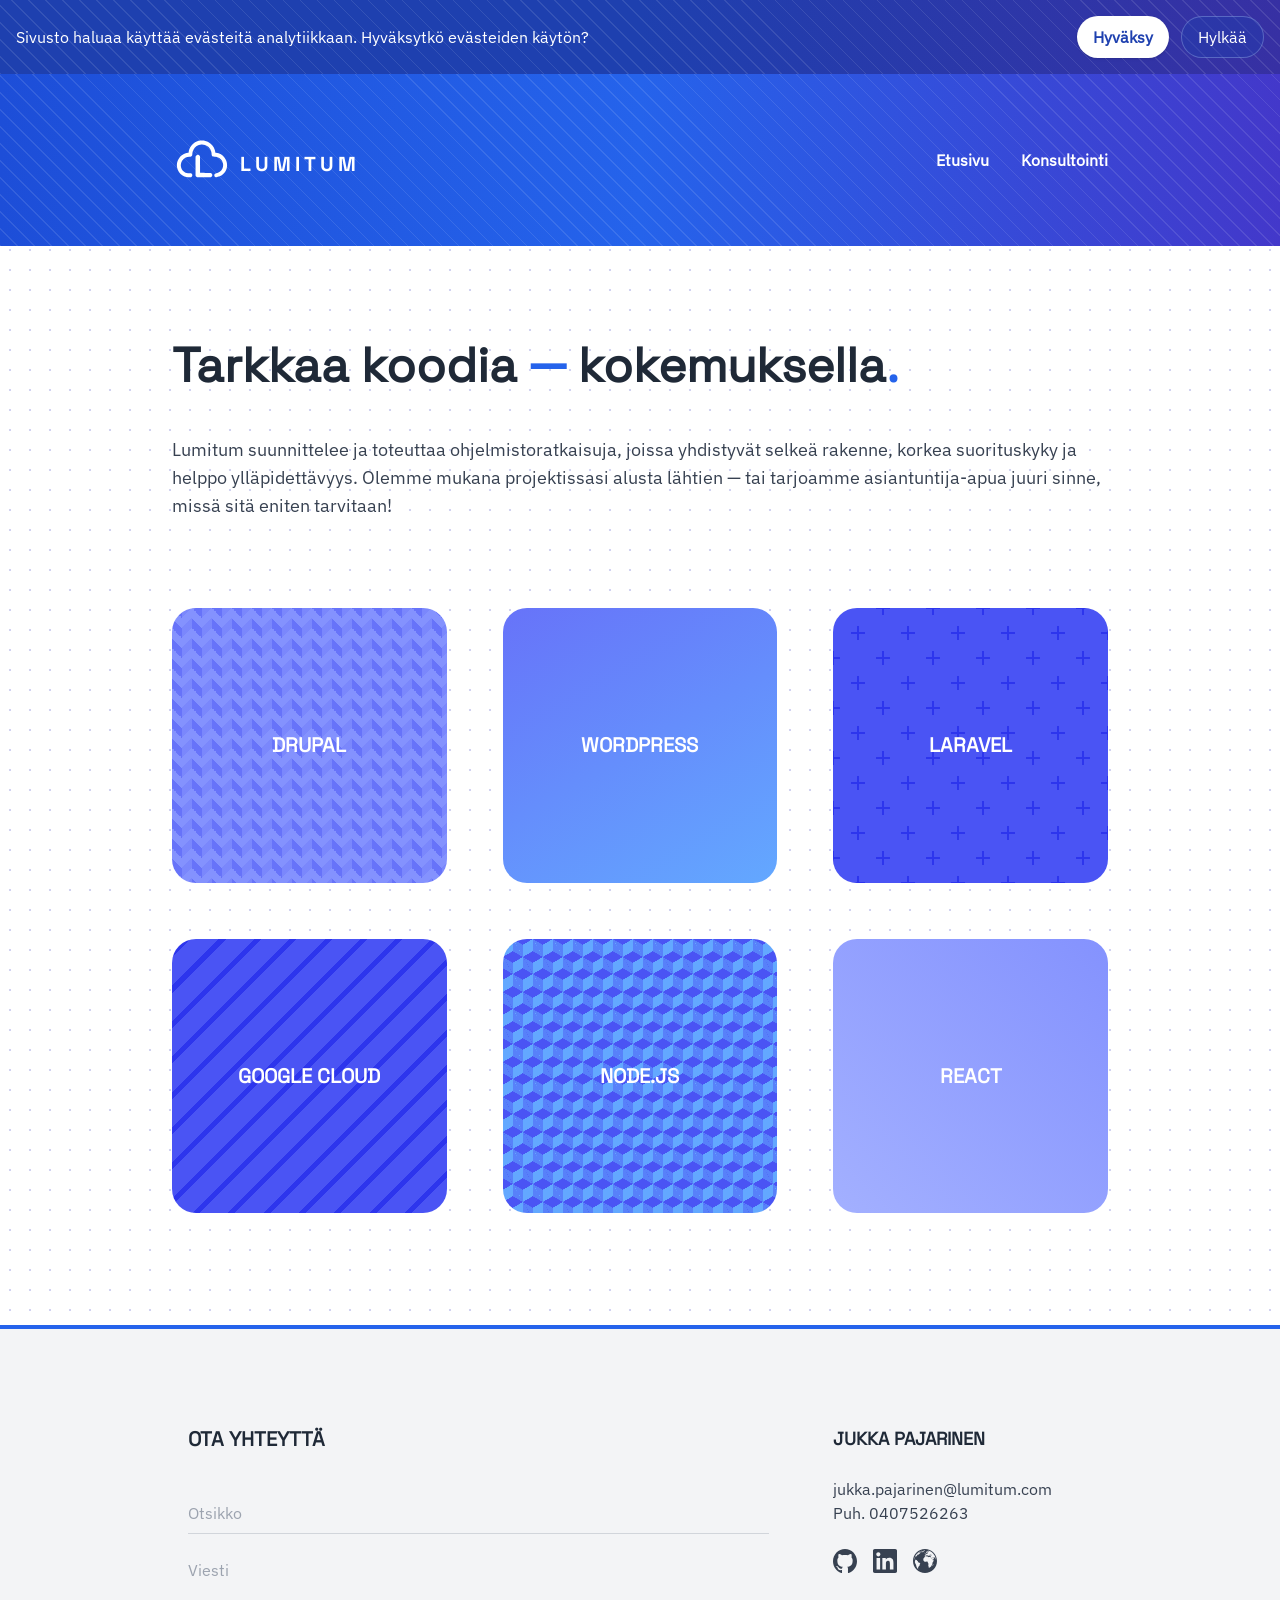
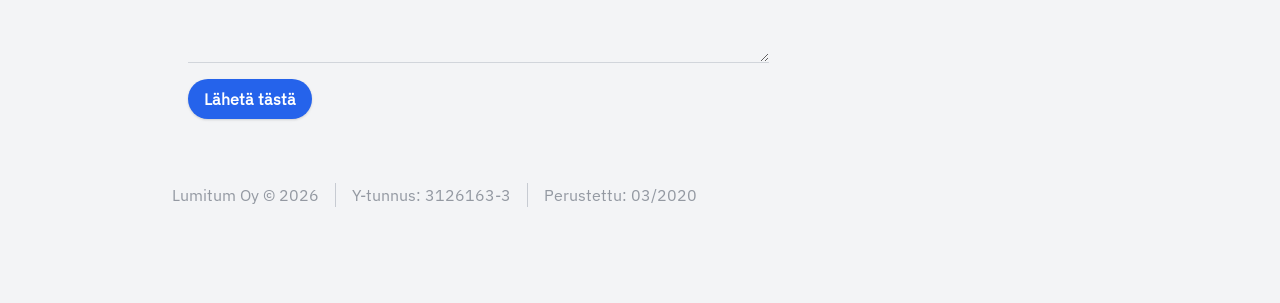
<file: index.html>
<!DOCTYPE html>
<html lang="fi" data-theme="light">
  <head>
    <meta charset="utf-8" />
    <meta name="description" content="Lumitum Oy" />
    <meta name="keywords" content="Lumitum" />
    <meta name="viewport" content="width=device-width, initial-scale=1.0" />
    <meta name="author" content="Lumitum Oy" />
    <title>Lumitum Oy</title>
    <link rel="shortcut icon" href="./images/favicon.ico" type="image/x-icon" />
    <link rel="stylesheet" href="./lib/tailwind.min.css" type="text/css" />
    <link rel="stylesheet" href="./src/main.css?v=5" type="text/css" />
    <script src="./lib/jquery-3.7.1.min.js" type="text/javascript"></script>
    <script defer src="./src/main.js?v=3" type="text/javascript"></script>
  </head>
  <body class="bg-gray-100">
    <div id="main-bg">
      <div id="cookie-banner" class="bg-gradient-to-r from-blue-800 via-blue-800 to-indigo-800 text-white z-50 relative overflow-hidden">
        <div class="absolute inset-0 opacity-10" style="background-image: repeating-linear-gradient(45deg, #ffffff 0, #ffffff 1px, transparent 0, transparent 12px);"></div>
        <div class="p-4 relative flex flex-col items-start md:flex-row md:items-center justify-between gap-4">
          <p class="text-sm font-medium md:text-base">Sivusto haluaa käyttää evästeitä analytiikkaan. Hyväksytkö evästeiden käytön?</p>
          <div class="flex gap-3">
            <button id="cookie-accept" class="inline-flex items-center gap-1 bg-white hover:bg-blue-50 text-blue-800 font-semibold px-4 py-2 rounded-full shadow transition duration-200 hover:shadow-lg">Hyväksy</button>
            <button id="cookie-decline" class="inline-flex items-center gap-1 bg-blue-800 bg-opacity-40 hover:bg-opacity-60 text-white font-medium px-4 py-2 rounded-full border border-blue-200 border-opacity-30 transition duration-200">Hylkää</button>
          </div>
        </div>
      </div>
      <section id="logo" class="w-full bg-gradient-to-r from-blue-700 via-blue-600 to-indigo-700 text-white hover:text-blue-200 relative overflow-hidden">
        <div class="absolute inset-0 opacity-10" style="background-image: repeating-linear-gradient(45deg, #ffffff 0, #ffffff 1px, transparent 0, transparent 12px);"></div>
        <div class="container mx-auto py-14 px-8 relative flex items-center justify-between flex-wrap gap-6">
          <a href="/" id="lumitum-logo" class="flex items-center space-x-2">
            <svg xmlns="http://www.w3.org/2000/svg" style="height: 60px; width: auto;" width="256" height="256" viewBox="0 0 1254 1254" version="1.1"><path d="M 606.500 220.649 C 604.850 220.842, 599.225 221.478, 594 222.062 C 542.631 227.812, 490.741 249.736, 449 283.325 C 431.085 297.741, 410.154 320.117, 396.010 339.973 C 370.534 375.738, 352.786 421.145, 347.925 463 C 347.254 468.775, 346.320 473.998, 345.849 474.607 C 345.378 475.215, 341.282 476.017, 336.747 476.388 C 317.159 477.992, 290.554 483.850, 272.475 490.540 C 226.100 507.701, 185.156 538.430, 155.182 578.571 C 125.150 618.790, 108.359 661.315, 102.959 710.830 C 101.047 728.358, 102.188 760.880, 105.350 779 C 117.784 850.249, 159.895 912.889, 221 951.031 C 244.037 965.410, 274.818 977.565, 301.980 983.009 C 322.122 987.046, 338.244 988.209, 368.500 987.811 C 399.145 987.407, 401.823 986.761, 412.017 977.324 C 436.258 954.881, 426.459 914.865, 394.650 906.395 C 391.011 905.426, 382.812 905.020, 366.711 905.012 C 354.176 905.005, 339.551 904.526, 334.211 903.946 C 261.442 896.050, 203.990 843.867, 188.006 771.150 C 178.187 726.482, 188.167 676.618, 214.881 636.870 C 248.002 587.587, 303.102 558.145, 362.500 557.990 C 380.015 557.945, 389.391 556.511, 397.569 552.628 C 409.865 546.788, 417.678 537.983, 421.977 525.117 C 423.644 520.132, 424.311 514.658, 425.028 500.117 C 426.674 466.703, 432.337 444.110, 446.004 416.432 C 478.063 351.510, 541.726 308.848, 613.698 304.058 C 662.370 300.818, 709.459 315.310, 749.500 345.851 C 758.497 352.714, 777.410 371.441, 784.491 380.500 C 812.566 416.412, 828 460.075, 828 503.587 C 828 510.264, 828.456 518.151, 829.014 521.114 C 831.996 536.955, 845.401 551.271, 861.350 555.647 C 864.491 556.509, 875.667 557.413, 890 557.966 C 919.670 559.110, 930.078 560.848, 950.586 568.087 C 977.220 577.487, 998.810 591.636, 1019.732 613.399 C 1045.903 640.622, 1061.872 673.675, 1067.609 712.500 C 1069.848 727.649, 1069.128 753.398, 1066.057 768 C 1053.698 826.759, 1015.005 873.391, 960.771 894.886 C 950.623 898.908, 940.420 901.628, 927 903.888 C 904.088 907.747, 894.624 913.898, 887.188 929.765 C 884.781 934.900, 884.500 936.651, 884.500 946.500 C 884.500 956.775, 884.708 957.940, 887.665 964.180 C 891.901 973.121, 897.767 979.269, 905.864 983.250 C 912.229 986.380, 912.914 986.498, 924.486 986.458 C 966.589 986.310, 1024.890 961.794, 1064.894 927.414 C 1093.587 902.755, 1119.133 866.997, 1132.859 832.280 C 1146.138 798.692, 1151 772.883, 1151 735.976 C 1151 695.389, 1143.812 662.318, 1127.206 626.500 C 1096.664 560.622, 1041.405 510.580, 974.380 488.102 C 957.861 482.562, 935.604 477.763, 918.670 476.089 C 912.713 475.500, 907.471 474.791, 907.022 474.513 C 906.572 474.235, 905.894 470.744, 905.516 466.754 C 904.350 454.452, 899.141 429.701, 894.893 416.282 C 873.438 348.496, 827.366 291.987, 764.346 256.163 C 723.061 232.694, 672.881 219.698, 625.293 220.150 C 616.607 220.232, 608.150 220.457, 606.500 220.649 M 526.398 519.889 C 509.704 524.669, 496.093 539.341, 493.005 555.886 C 492.354 559.378, 492 629.385, 492 754.926 C 492 925.684, 492.181 949.276, 493.533 954.465 C 497.034 967.905, 505.565 978.215, 518.448 984.576 L 526.395 988.500 665.883 988.767 C 791.218 989.007, 805.935 988.872, 810.935 987.436 C 826.624 982.929, 839.288 968.042, 842.277 950.594 C 845.272 933.111, 836.171 913.480, 820.786 904.235 C 810.320 897.945, 812.110 898.037, 699 898.014 C 599.182 897.993, 596.416 897.942, 593.304 896.044 C 591.547 894.972, 589.297 892.856, 588.304 891.342 C 586.588 888.724, 586.475 880.372, 586 721.044 L 585.500 553.500 583.334 548.219 C 578.298 535.938, 570.891 527.932, 559.643 522.611 C 549.200 517.670, 537.496 516.712, 526.398 519.889" stroke="none" fill="currentColor" fill-rule="evenodd"/></svg>
            <span id="text" class="font-bold text-white hover:text-blue-100">Lumitum</span>
          </a>
          <nav id="main-nav">
            <ul class="flex items-center space-x-8 font-semibold">
              <li class="hidden sm:list-item"><a href="/" class="text-white hover:text-blue-200">Etusivu</a></li>
              <li><a href="/konsultointi" class="text-white hover:text-blue-200">Konsultointi</a></li>
            </ul>
          </nav>
        </div>
      </section>
      <main id="page-content" class="container mx-auto p-4 pb-20">
        <section id="hero" class="w-full p-4 mb-4 mt-14">
          <h1
            class="text-4xl lg:text-5xl lg:leading-tight font-bold text-gray-800 mb-10"
            id="typing-effect-title"
          >
            Tarkkaa koodia <span class="text-blue-600">—</span> kokemuksella<span class="text-blue-600">.</span>
          </h1>
          <p class="text-lg text-gray-700 mb-10">
            Lumitum suunnittelee ja toteuttaa ohjelmistoratkaisuja, joissa yhdistyvät selkeä rakenne, korkea suorituskyky ja helppo ylläpidettävyys. 
            Olemme mukana projektissasi alusta lähtien — tai tarjoamme asiantuntija-apua juuri sinne, missä sitä eniten tarvitaan!
          </p>
        </section>
        <section
          id="tiles"
          class="w-full p-4 mb-4 grid grid-cols-1 sm:grid-cols-2 lg:grid-cols-3 gap-14"
        >
          <article class="tile one text-white rounded-3xl p-10">
            <h2 class="text-xl font-bold uppercase">Drupal</h2>
            <p class="mt-2">
              Teemojen ja moduulien kehitys sekä asennukset ja ylläpito.
            </p>
          </article>
          <article class="tile two text-white rounded-3xl p-10">
            <h2 class="text-xl font-bold uppercase">WordPress</h2>
            <p class="mt-2">
              Teemojen ja pluginien kehitys sekä asennukset ja ylläpito.
            </p>
          </article>
          <article class="tile three text-white rounded-3xl p-10">
            <h2 class="text-xl font-bold uppercase">Laravel</h2>
            <p class="mt-2">Kehitystyöt vankalla kokemuksella!</p>
          </article>
          <article class="tile four text-white rounded-3xl p-10">
            <h2 class="text-xl font-bold uppercase">Google Cloud</h2>
            <p class="mt-2">Ympäristöjen määrittely ja toteutus!</p>
          </article>
          <article class="tile five text-white rounded-3xl p-10">
            <h2 class="text-xl font-bold uppercase">Node.JS</h2>
            <p class="mt-2">Kehitystyöt vankalla kokemuksella!</p>
          </article>
          <article class="tile six text-white rounded-3xl p-10">
            <h2 class="text-xl font-bold uppercase">React</h2>
            <p class="mt-2">Kehitystyöt vankalla kokemuksella!</p>
          </article>
        </section>
      </main>
    </div>
    <footer
      id="page-footer"
      class="w-full bg-gray-100 py-12 border-t-4 border-blue-600 text-gray-700"
    >
      <div class="container mx-auto p-4 flex flex-wrap">
        <section id="contact" class="w-full lg:w-2/3 p-8 mb-4">
          <h2 class="font-bold text-xl text-gray-800 uppercase mb-10">
            Ota yhteyttä
          </h2>
          <form action="#" id="contact-form" class="space-y-4">
            <div>
              <input
                type="text"
                name="title"
                id="title"
                placeholder="Otsikko"
                class="block w-full px-0 py-2 text-md border-b border-gray-300 bg-transparent rounded-none focus:outline-none focus:border-blue-500"
              />
            </div>
            <div>
              <textarea
                name="message"
                id="message"
                placeholder="Viesti"
                class="block w-full px-0 py-2 text-md border-b border-gray-300 bg-transparent rounded-none focus:outline-none focus:border-blue-500"
                rows="4"
              ></textarea>
            </div>
            <div class="flex items-center">
              <input
                type="submit"
                value="Lähetä tästä"
                class="cursor-pointer inline-flex items-center justify-center gap-1 bg-blue-600 hover:bg-blue-700 text-white font-semibold px-4 py-2 rounded-full shadow transition duration-200 hover:shadow-lg focus:outline-none focus:ring-2 focus:ring-blue-500"
              />
            </div>
          </form>
        </section>
        <section id="staff" class="w-full lg:w-1/3 p-8 mb-4">
          <div class="mb-12">
            <h4 class="font-bold text-lg text-gray-800 uppercase mb-6">
              Jukka Pajarinen
            </h4>
            <p class="mb-6">
              <span id="mailtoAddress"></span> <br />
              <span id="phoneNumber"></span>
            </p>
            <ul class="flex items-center space-x-4">
              <li>
                <a href="https://github.com/jukkapajarinen" target="_blank" class="hover:text-blue-600">
                  <svg xmlns="http://www.w3.org/2000/svg" xmlns:xlink="http://www.w3.org/1999/xlink" width="24px" height="24px" viewBox="0 0 24 24" version="1.1">
                    <g id="surface1">
                      <path style=" stroke:none;fill-rule:evenodd;fill:currentColor;fill-opacity:1;" d="M 12 0 C 18.628906 0 24 5.507812 24 12.304688 C 24 17.738281 20.566406 22.347656 15.800781 23.976562 C 15.191406 24.097656 14.976562 23.714844 14.976562 23.386719 C 14.976562 22.980469 14.992188 21.65625 14.992188 20.011719 C 14.992188 18.863281 14.605469 18.113281 14.175781 17.730469 C 16.847656 17.425781 19.65625 16.386719 19.65625 11.660156 C 19.65625 10.316406 19.191406 9.222656 18.421875 8.359375 C 18.542969 8.046875 18.957031 6.796875 18.300781 5.101562 C 18.300781 5.101562 17.296875 4.773438 15.007812 6.363281 C 14.027344 6.089844 13.015625 5.953125 12 5.949219 C 10.984375 5.953125 9.972656 6.089844 8.996094 6.363281 C 6.703125 4.773438 5.695312 5.101562 5.695312 5.101562 C 5.042969 6.796875 5.457031 8.046875 5.578125 8.359375 C 4.8125 9.222656 4.34375 10.316406 4.34375 11.660156 C 4.34375 16.375 7.144531 17.429688 9.808594 17.742188 C 9.46875 18.050781 9.15625 18.589844 9.046875 19.386719 C 8.363281 19.703125 6.625 20.246094 5.554688 18.363281 C 5.554688 18.363281 4.921875 17.183594 3.714844 17.097656 C 3.714844 17.097656 2.546875 17.082031 3.636719 17.84375 C 3.636719 17.84375 4.421875 18.222656 4.96875 19.644531 C 4.96875 19.644531 5.671875 21.839844 9.007812 21.097656 C 9.015625 22.125 9.027344 23.09375 9.027344 23.386719 C 9.027344 23.710938 8.804688 24.09375 8.207031 23.976562 C 3.4375 22.351562 0 17.738281 0 12.304688 C 0 5.507812 5.375 0 12 0 "/>
                    </g>
                  </svg>
                </a>
              </li>
              <li>
                <a href="https://fi.linkedin.com/in/jukkapajarinen" target="_blank" class="hover:text-blue-600">
                  <svg xmlns="http://www.w3.org/2000/svg" xmlns:xlink="http://www.w3.org/1999/xlink" width="24px" height="24px" viewBox="0 0 24 24" version="1.1">
                    <g id="surface1">
                      <path style=" stroke:none;fill-rule:nonzero;fill:currentColor;fill-opacity:1;" d="M 20.445312 20.453125 L 16.894531 20.453125 L 16.894531 14.882812 C 16.894531 13.554688 16.867188 11.847656 15.039062 11.847656 C 13.1875 11.847656 12.90625 13.289062 12.90625 14.785156 L 12.90625 20.453125 L 9.351562 20.453125 L 9.351562 9 L 12.765625 9 L 12.765625 10.5625 L 12.8125 10.5625 C 13.289062 9.660156 14.449219 8.710938 16.179688 8.710938 C 19.78125 8.710938 20.449219 11.082031 20.449219 14.164062 L 20.449219 20.453125 Z M 5.335938 7.433594 C 4.789062 7.433594 4.261719 7.214844 3.875 6.828125 C 3.488281 6.441406 3.273438 5.914062 3.273438 5.367188 C 3.273438 4.226562 4.199219 3.304688 5.339844 3.304688 C 6.480469 3.304688 7.402344 4.230469 7.402344 5.371094 C 7.402344 6.511719 6.476562 7.433594 5.335938 7.433594 M 7.117188 20.453125 L 3.554688 20.453125 L 3.554688 9 L 7.117188 9 Z M 22.226562 0 L 1.769531 0 C 0.792969 0 0 0.773438 0 1.730469 L 0 22.269531 C 0 23.226562 0.792969 24 1.769531 24 L 22.222656 24 C 23.199219 24 24 23.226562 24 22.269531 L 24 1.730469 C 24 0.773438 23.199219 0 22.222656 0 Z M 22.226562 0 "/>
                    </g>
                  </svg>
                </a>
              </li>
              <li>
                <a href="/konsultointi" class="hover:text-blue-600">
                  <svg xmlns="http://www.w3.org/2000/svg" xmlns:xlink="http://www.w3.org/1999/xlink" width="24px" height="24px" viewBox="0 0 24 24" version="1.1">
                    <g id="surface1">
                      <path style=" stroke:none;fill-rule:nonzero;fill:currentColor;fill-opacity:1;" d="M 4.398438 5.371094 C 4.175781 5.421875 4.316406 5.414062 4.132812 5.4375 C 3.351562 5.605469 3.933594 5.757812 4.398438 5.371094 M 18.164062 5.6875 C 18.21875 5.648438 18.417969 5.457031 17.804688 5.269531 C 17.839844 5.460938 17.675781 5.441406 17.675781 5.550781 C 18.132812 5.960938 18.320312 6.679688 18.898438 6.828125 C 19.011719 6.3125 18.382812 6.0625 18.164062 5.6875 M 3.980469 5.222656 C 4.050781 5.640625 4.363281 4.78125 4.367188 4.476562 C 4.246094 4.546875 4.125 4.617188 4 4.671875 C 4.292969 4.824219 4.035156 4.984375 3.71875 5.222656 C 3.070312 6.027344 4.320312 4.59375 3.980469 5.222656 M 12 0 C 5.371094 0 0 5.371094 0 12 C 0 18.625 5.371094 24 12 24 C 18.628906 24 24 18.625 24 12 C 24 5.371094 18.628906 0 12 0 M 12.320312 4.023438 L 12.375 4.039062 C 12.148438 4.332031 13.546875 5.179688 12.542969 5.25 C 11.605469 5.515625 12.9375 5.007812 12.210938 5.09375 C 12.59375 4.5625 11.90625 4.550781 12.320312 4.023438 M 6.628906 4.789062 C 6.289062 4.507812 5.230469 5.175781 5.601562 5.015625 C 6.519531 4.65625 5.664062 5.054688 5.878906 5.484375 C 5.679688 5.890625 5.8125 5.082031 5.324219 5.5625 C 4.972656 5.644531 4.109375 6.441406 4.21875 6.195312 C 4.191406 6.578125 3.191406 7.027344 3.054688 7.660156 C 2.726562 8.535156 2.976562 7.625 2.914062 7.285156 C 2.445312 6.6875 1.59375 8.292969 1.847656 8.925781 C 2.273438 8.175781 2.242188 8.84375 1.929688 9.179688 C 2.246094 9.753906 1.644531 10.503906 2.242188 10.929688 C 2.503906 10.992188 3.027344 10.050781 2.796875 11.03125 C 2.957031 10.179688 3.238281 11.230469 3.695312 10.996094 C 3.722656 11.441406 4 11.234375 4.058594 11.773438 C 4.820312 11.71875 5.511719 13.003906 4.609375 13.246094 C 4.742188 13.210938 5.011719 13.449219 5.320312 13.265625 C 5.84375 13.683594 7.226562 13.734375 7.265625 14.765625 C 6.3125 15.21875 7.03125 16.46875 6.207031 16.914062 C 5.257812 16.773438 5.882812 18.078125 5.484375 17.929688 C 5.644531 18.871094 4.527344 17.808594 4.960938 18.328125 C 5.75 18.816406 4.613281 18.71875 4.96875 19.074219 C 4.570312 18.988281 5.21875 19.8125 5.324219 20.117188 C 5.898438 21.046875 4.832031 19.914062 4.519531 19.601562 C 4.21875 19.003906 3.511719 17.855469 3.3125 16.914062 C 3.203125 15.542969 2.140625 14.625 1.898438 13.289062 C 1.65625 12.542969 2.570312 11.347656 2.078125 10.929688 C 1.648438 10.597656 1.824219 9.460938 1.570312 8.859375 C 2.203125 6.117188 4.214844 3.804688 6.628906 2.4375 C 6.378906 2.621094 8.046875 1.964844 7.855469 2.125 C 7.804688 2.242188 8.832031 1.679688 9.449219 1.59375 C 9.382812 1.601562 7.84375 2.15625 8.269531 2.082031 C 7.609375 2.40625 8.203125 2.222656 8.53125 2.058594 C 7.875 2.539062 7.367188 2.40625 6.625 2.832031 C 5.875 3.027344 6.027344 3.804688 5.492188 4.195312 C 5.808594 4.25 6.59375 3.382812 7.054688 3.078125 C 8.109375 2.570312 6.519531 4.007812 7.523438 3.390625 C 7.1875 3.703125 7.257812 4.203125 7.050781 4.34375 C 6.945312 4.316406 7.457031 4.589844 6.628906 4.789062 M 8.269531 2.632812 C 8.160156 2.78125 8.011719 3.09375 7.921875 2.902344 C 7.800781 2.960938 7.753906 3.226562 7.523438 3.015625 C 7.660156 2.914062 7.800781 2.679688 7.53125 2.828125 C 7.65625 2.695312 8.742188 2.324219 8.679688 2.183594 C 8.875 2.0625 8.855469 2 8.632812 2.078125 C 8.523438 2.039062 8.902344 1.71875 9.40625 1.679688 C 9.476562 1.679688 9.507812 1.726562 9.378906 1.710938 C 8.617188 1.945312 8.945312 1.878906 9.460938 1.710938 C 9.261719 1.824219 9.125 1.855469 9.09375 1.90625 C 9.609375 1.71875 9.066406 2.042969 9.183594 2.019531 C 9.039062 2.09375 9.207031 2.117188 8.925781 2.226562 C 8.976562 2.183594 8.464844 2.53125 8.769531 2.429688 C 8.476562 2.710938 8.34375 2.714844 8.269531 2.632812 M 8.71875 3.304688 C 8.726562 2.855469 9.375 2.570312 9.296875 2.546875 C 10.09375 2.171875 9.019531 2.558594 9.648438 2.222656 C 9.882812 2.199219 10.378906 1.449219 11.066406 1.402344 C 11.828125 1.171875 11.476562 1.414062 12.039062 1.199219 L 11.925781 1.292969 C 11.828125 1.308594 11.949219 1.480469 11.59375 1.742188 C 11.554688 2.152344 10.914062 1.964844 11.230469 2.398438 C 11.023438 2.105469 10.714844 2.390625 11.105469 2.417969 C 10.6875 2.738281 9.71875 2.792969 9.253906 3.324219 C 8.953125 3.753906 8.675781 3.617188 8.71875 3.304688 M 12.050781 4.804688 C 11.734375 5.574219 11.421875 4.691406 11.984375 4.550781 C 12.125 4.625 12.183594 4.648438 12.050781 4.804688 M 10.851562 3.265625 C 10.757812 2.921875 10.832031 3.101562 11.390625 2.9375 C 11.773438 3.214844 11.046875 3.398438 10.851562 3.265625 M 19.578125 17.023438 C 19.140625 16.265625 20.113281 15.5625 20.441406 14.925781 C 20.398438 15.671875 20.304688 16.40625 19.578125 17.023438 M 21.238281 8.347656 C 20.761719 8.386719 20.328125 8.5 19.898438 8.226562 C 18.90625 7.140625 20.082031 9.453125 20.410156 8.507812 C 21.589844 8.957031 20.390625 10.898438 19.644531 10.695312 C 19.226562 9.796875 18.710938 8.808594 17.804688 8.367188 C 18.5 9.140625 18.847656 10.09375 19.597656 10.789062 C 19.648438 11.765625 20.640625 10.433594 20.578125 11.1875 C 20.671875 12.488281 19.109375 13.265625 19.382812 14.570312 C 19.964844 15.753906 18.261719 15.96875 18.453125 17.035156 C 17.769531 17.796875 17.039062 18.828125 15.8125 18.664062 C 15.8125 18.019531 15.484375 17.46875 15.40625 16.804688 C 14.742188 15.960938 16.109375 15.054688 15.261719 14.175781 C 14.28125 13.953125 15.464844 12.605469 14.457031 12.730469 C 13.851562 12.125 12.964844 12.710938 12.097656 12.71875 C 11.011719 12.820312 9.890625 11.382812 10.375 10.363281 C 9.988281 9.304688 11.59375 8.996094 11.632812 8.0625 C 12.402344 7.421875 13.496094 7.5 14.535156 7.351562 C 14.460938 8.09375 15.25 8.101562 15.84375 8.347656 C 16.175781 7.542969 17.210938 8.480469 17.921875 7.96875 C 18.164062 6.777344 17.230469 7.496094 16.695312 7.117188 C 16.050781 6.167969 18.078125 6.628906 17.867188 6.132812 C 17.082031 6.125 17.527344 5.160156 16.96875 5.699219 C 17.46875 5.789062 16.878906 6.183594 16.894531 5.734375 C 16.132812 5.511719 16.867188 6.59375 16.480469 6.699219 C 15.894531 6.453125 16.171875 6.976562 16.234375 7.054688 C 15.980469 7.601562 15.671875 6.25 14.953125 6.285156 C 14.242188 5.632812 14.671875 6.582031 15.289062 6.734375 C 15.160156 6.773438 15.367188 7.3125 15.203125 7.082031 C 14.691406 6.378906 13.71875 5.910156 13.144531 6.773438 C 13.082031 7.578125 11.441406 7.808594 11.703125 6.867188 C 11.320312 5.890625 12.894531 6.839844 12.75 6.0625 C 11.738281 5.390625 13.027344 5.605469 13.367188 4.976562 C 14.148438 5 13.402344 4.339844 13.765625 4.148438 C 13.730469 4.867188 14.363281 4.730469 14.863281 4.59375 C 14.742188 4.179688 15.164062 4.195312 14.90625 3.851562 C 16.070312 3.390625 14.019531 4.070312 14.433594 3.050781 C 13.929688 2.703125 14.222656 3.816406 14.433594 3.933594 C 14.445312 4.273438 14.15625 4.695312 13.757812 3.980469 C 13.175781 4.359375 13.238281 3.59375 13.199219 3.675781 C 13.132812 3.378906 13.640625 3.367188 13.644531 2.851562 C 13.601562 2.523438 13.613281 2.347656 13.847656 2.328125 C 13.867188 2.375 14.808594 2.390625 15.140625 2.78125 C 14.230469 2.597656 15.003906 2.929688 15.414062 3.117188 C 14.976562 2.773438 15.585938 3.117188 15.230469 2.726562 C 15.371094 2.757812 14.839844 2.195312 15.382812 2.6875 C 15.089844 2.335938 15.960938 2.4375 15.445312 2.175781 C 16.199219 2.386719 15.753906 2.195312 15.308594 2 C 14.082031 1.269531 17.480469 2.992188 16.09375 2.226562 C 16.976562 2.417969 14.199219 1.542969 15.464844 1.925781 C 14.980469 1.714844 15.449219 1.832031 15.886719 1.96875 C 15.101562 1.726562 13.929688 1.269531 13.976562 1.25 C 14.25 1.269531 14.515625 1.332031 14.773438 1.40625 C 15.578125 1.644531 14.546875 1.351562 14.765625 1.355469 C 17.523438 2.0625 19.9375 3.910156 21.402344 6.324219 C 21.746094 6.683594 22.679688 9.070312 22.191406 8.011719 C 22.410156 8.855469 22.445312 9.765625 22.5625 10.625 C 22.316406 10.355469 22.046875 9.351562 21.8125 8.792969 C 21.710938 9.007812 21.601562 8.488281 21.238281 8.347656 "/>
                    </g>
                  </svg>
                </a>
              </li>
            </ul>
          </div>
        </section>
        <section id="copyright" class="w-full p-4 mb-4 opacity-50">
          <ul
            class="text-gray-700 xl:flex xl:flex-row xl:items-center xl:space-x-4"
          >
            <li class="xl:pr-4 xl:border-r xl:border-gray-400">
              Lumitum Oy © <span id="footer-year">2024</span>
            </li>
            <li class="xl:pr-4 xl:border-r xl:border-gray-400">Y-tunnus: 3126163-3</li>
            <li>Perustettu: 03/2020</li>
          </ul>
        </section>
      </div>
    </footer>
  </body>
</html>
</file>
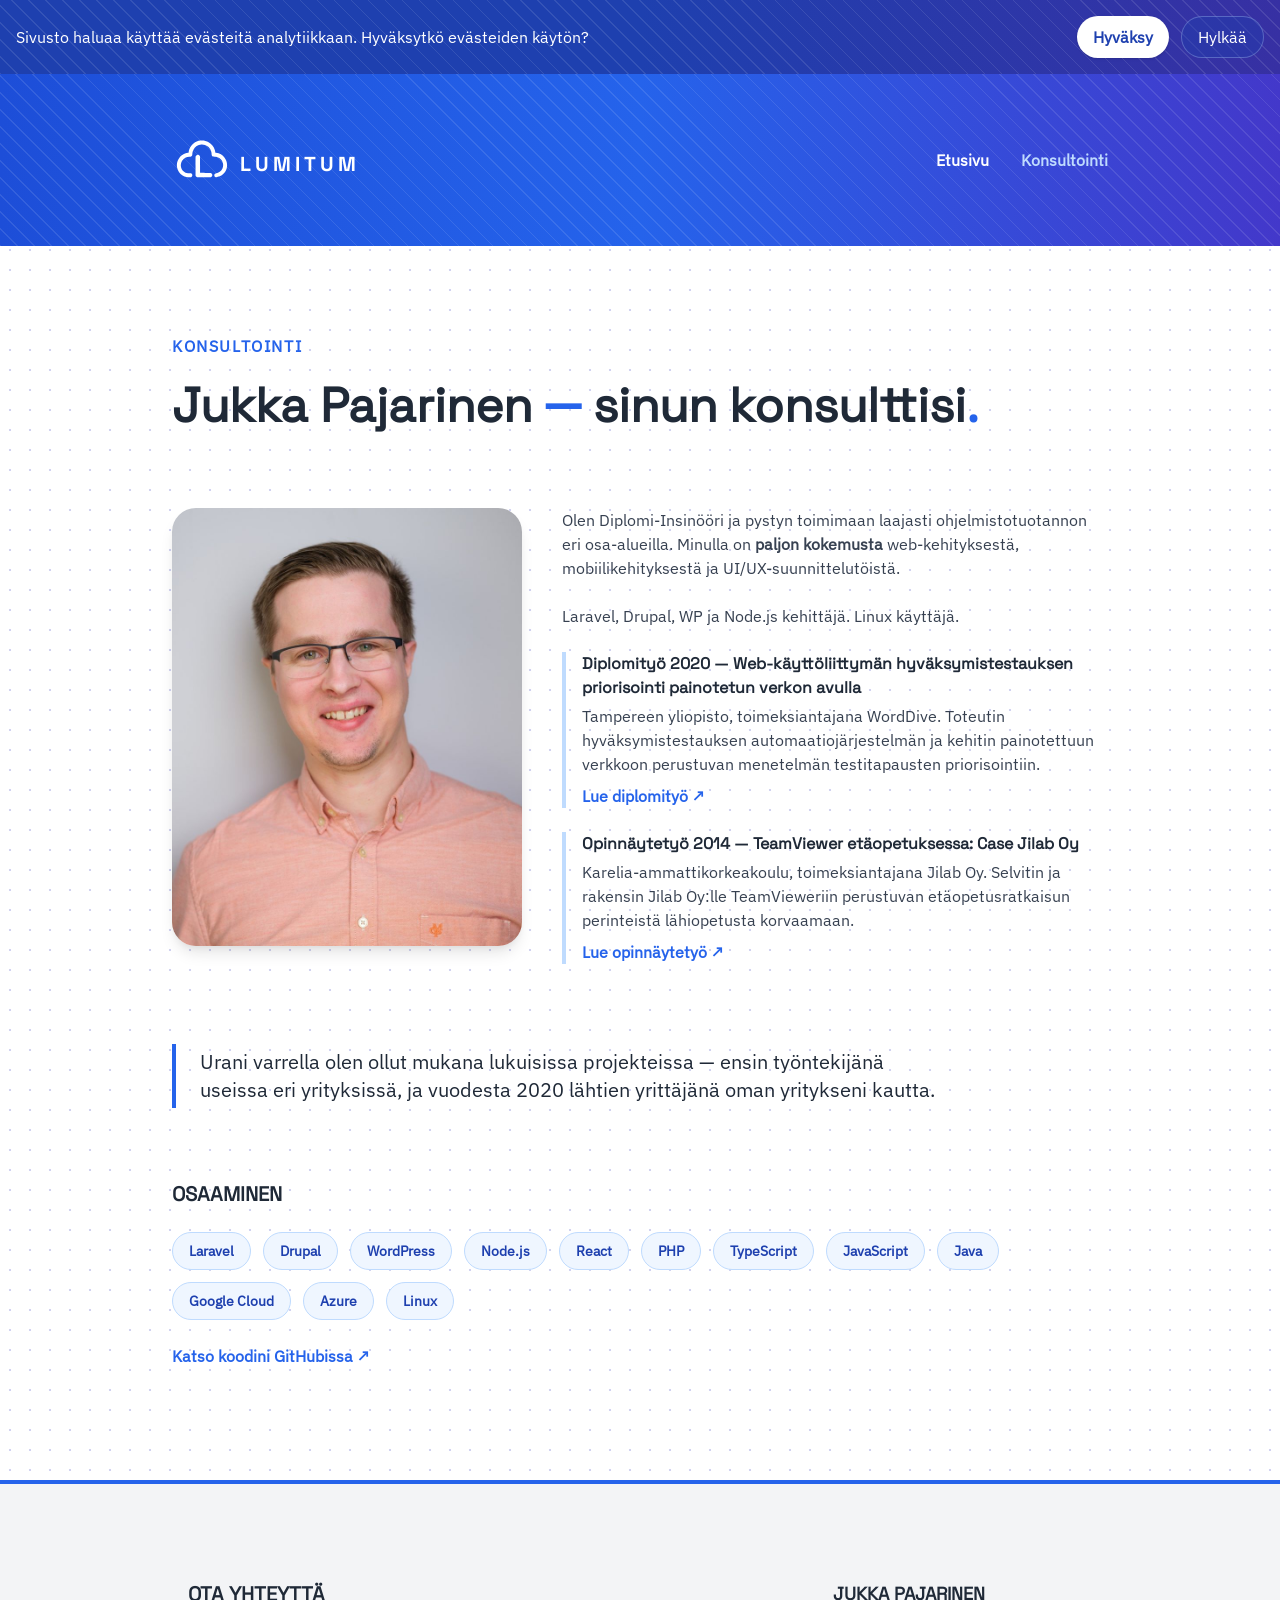
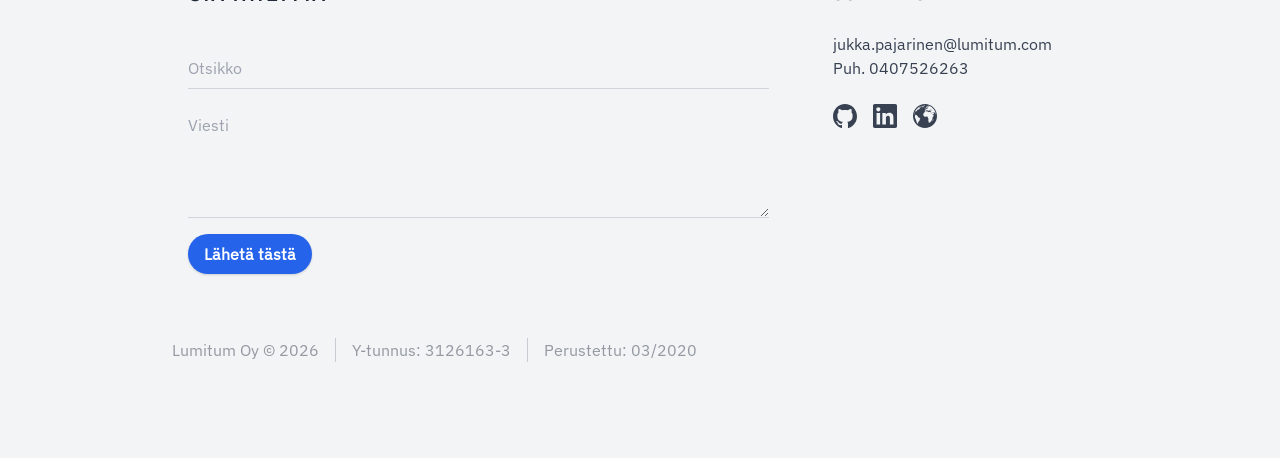
<file: konsultointi.html>
<!DOCTYPE html>
<html lang="fi" data-theme="light">
  <head>
    <meta charset="utf-8" />
    <meta name="description" content="Konsultointi - Lumitum Oy" />
    <meta name="keywords" content="Lumitum, Konsultointi" />
    <meta name="viewport" content="width=device-width, initial-scale=1.0" />
    <meta name="author" content="Lumitum Oy" />
    <title>Konsultointi - Lumitum Oy</title>
    <link rel="shortcut icon" href="./images/favicon.ico" type="image/x-icon" />
    <link rel="stylesheet" href="./lib/tailwind.min.css" type="text/css" />
    <link rel="stylesheet" href="./src/main.css?v=5" type="text/css" />
    <script src="./lib/jquery-3.7.1.min.js" type="text/javascript"></script>
    <script defer src="./src/main.js?v=3" type="text/javascript"></script>
  </head>
  <body class="bg-gray-100">
    <div id="main-bg">
      <div id="cookie-banner" class="bg-gradient-to-r from-blue-800 via-blue-800 to-indigo-800 text-white z-50 relative overflow-hidden">
        <div class="absolute inset-0 opacity-10" style="background-image: repeating-linear-gradient(45deg, #ffffff 0, #ffffff 1px, transparent 0, transparent 12px);"></div>
        <div class="p-4 relative flex flex-col items-start md:flex-row md:items-center justify-between gap-4">
          <p class="text-sm font-medium md:text-base">Sivusto haluaa käyttää evästeitä analytiikkaan. Hyväksytkö evästeiden käytön?</p>
          <div class="flex gap-3">
            <button id="cookie-accept" class="inline-flex items-center gap-1 bg-white hover:bg-blue-50 text-blue-800 font-semibold px-4 py-2 rounded-full shadow transition duration-200 hover:shadow-lg">Hyväksy</button>
            <button id="cookie-decline" class="inline-flex items-center gap-1 bg-blue-800 bg-opacity-40 hover:bg-opacity-60 text-white font-medium px-4 py-2 rounded-full border border-blue-200 border-opacity-30 transition duration-200">Hylkää</button>
          </div>
        </div>
      </div>
      <section id="logo" class="w-full bg-gradient-to-r from-blue-700 via-blue-600 to-indigo-700 text-white hover:text-blue-200 relative overflow-hidden">
        <div class="absolute inset-0 opacity-10" style="background-image: repeating-linear-gradient(45deg, #ffffff 0, #ffffff 1px, transparent 0, transparent 12px);"></div>
        <div class="container mx-auto py-14 px-8 relative flex items-center justify-between flex-wrap gap-6">
          <a href="/" id="lumitum-logo" class="flex items-center space-x-2">
            <svg xmlns="http://www.w3.org/2000/svg" style="height: 60px; width: auto;" width="256" height="256" viewBox="0 0 1254 1254" version="1.1"><path d="M 606.500 220.649 C 604.850 220.842, 599.225 221.478, 594 222.062 C 542.631 227.812, 490.741 249.736, 449 283.325 C 431.085 297.741, 410.154 320.117, 396.010 339.973 C 370.534 375.738, 352.786 421.145, 347.925 463 C 347.254 468.775, 346.320 473.998, 345.849 474.607 C 345.378 475.215, 341.282 476.017, 336.747 476.388 C 317.159 477.992, 290.554 483.850, 272.475 490.540 C 226.100 507.701, 185.156 538.430, 155.182 578.571 C 125.150 618.790, 108.359 661.315, 102.959 710.830 C 101.047 728.358, 102.188 760.880, 105.350 779 C 117.784 850.249, 159.895 912.889, 221 951.031 C 244.037 965.410, 274.818 977.565, 301.980 983.009 C 322.122 987.046, 338.244 988.209, 368.500 987.811 C 399.145 987.407, 401.823 986.761, 412.017 977.324 C 436.258 954.881, 426.459 914.865, 394.650 906.395 C 391.011 905.426, 382.812 905.020, 366.711 905.012 C 354.176 905.005, 339.551 904.526, 334.211 903.946 C 261.442 896.050, 203.990 843.867, 188.006 771.150 C 178.187 726.482, 188.167 676.618, 214.881 636.870 C 248.002 587.587, 303.102 558.145, 362.500 557.990 C 380.015 557.945, 389.391 556.511, 397.569 552.628 C 409.865 546.788, 417.678 537.983, 421.977 525.117 C 423.644 520.132, 424.311 514.658, 425.028 500.117 C 426.674 466.703, 432.337 444.110, 446.004 416.432 C 478.063 351.510, 541.726 308.848, 613.698 304.058 C 662.370 300.818, 709.459 315.310, 749.500 345.851 C 758.497 352.714, 777.410 371.441, 784.491 380.500 C 812.566 416.412, 828 460.075, 828 503.587 C 828 510.264, 828.456 518.151, 829.014 521.114 C 831.996 536.955, 845.401 551.271, 861.350 555.647 C 864.491 556.509, 875.667 557.413, 890 557.966 C 919.670 559.110, 930.078 560.848, 950.586 568.087 C 977.220 577.487, 998.810 591.636, 1019.732 613.399 C 1045.903 640.622, 1061.872 673.675, 1067.609 712.500 C 1069.848 727.649, 1069.128 753.398, 1066.057 768 C 1053.698 826.759, 1015.005 873.391, 960.771 894.886 C 950.623 898.908, 940.420 901.628, 927 903.888 C 904.088 907.747, 894.624 913.898, 887.188 929.765 C 884.781 934.900, 884.500 936.651, 884.500 946.500 C 884.500 956.775, 884.708 957.940, 887.665 964.180 C 891.901 973.121, 897.767 979.269, 905.864 983.250 C 912.229 986.380, 912.914 986.498, 924.486 986.458 C 966.589 986.310, 1024.890 961.794, 1064.894 927.414 C 1093.587 902.755, 1119.133 866.997, 1132.859 832.280 C 1146.138 798.692, 1151 772.883, 1151 735.976 C 1151 695.389, 1143.812 662.318, 1127.206 626.500 C 1096.664 560.622, 1041.405 510.580, 974.380 488.102 C 957.861 482.562, 935.604 477.763, 918.670 476.089 C 912.713 475.500, 907.471 474.791, 907.022 474.513 C 906.572 474.235, 905.894 470.744, 905.516 466.754 C 904.350 454.452, 899.141 429.701, 894.893 416.282 C 873.438 348.496, 827.366 291.987, 764.346 256.163 C 723.061 232.694, 672.881 219.698, 625.293 220.150 C 616.607 220.232, 608.150 220.457, 606.500 220.649 M 526.398 519.889 C 509.704 524.669, 496.093 539.341, 493.005 555.886 C 492.354 559.378, 492 629.385, 492 754.926 C 492 925.684, 492.181 949.276, 493.533 954.465 C 497.034 967.905, 505.565 978.215, 518.448 984.576 L 526.395 988.500 665.883 988.767 C 791.218 989.007, 805.935 988.872, 810.935 987.436 C 826.624 982.929, 839.288 968.042, 842.277 950.594 C 845.272 933.111, 836.171 913.480, 820.786 904.235 C 810.320 897.945, 812.110 898.037, 699 898.014 C 599.182 897.993, 596.416 897.942, 593.304 896.044 C 591.547 894.972, 589.297 892.856, 588.304 891.342 C 586.588 888.724, 586.475 880.372, 586 721.044 L 585.500 553.500 583.334 548.219 C 578.298 535.938, 570.891 527.932, 559.643 522.611 C 549.200 517.670, 537.496 516.712, 526.398 519.889" stroke="none" fill="currentColor" fill-rule="evenodd"/></svg>
            <span id="text" class="font-bold text-white hover:text-blue-100">Lumitum</span>
          </a>
          <nav id="main-nav">
            <ul class="flex items-center space-x-8 font-semibold">
              <li class="hidden sm:list-item"><a href="/" class="text-white hover:text-blue-200">Etusivu</a></li>
              <li><a href="/konsultointi" class="text-blue-200">Konsultointi</a></li>
            </ul>
          </nav>
        </div>
      </section>
      <main id="page-content" class="container mx-auto p-4 pb-20">
        <section id="konsultointi-hero" class="w-full p-4 mb-4 mt-14">
          <p class="text-blue-600 font-bold uppercase tracking-widest mb-4">Konsultointi</p>
          <h1 class="text-4xl lg:text-5xl lg:leading-tight font-bold text-gray-800 mb-6">
            Jukka Pajarinen <span class="text-blue-600">—</span> sinun konsulttisi<span class="text-blue-600">.</span>
          </h1>
        </section>
        <section id="profiili" class="w-full p-4 mb-4 grid grid-cols-1 lg:grid-cols-5 gap-10 items-start">
          <div class="lg:col-span-2">
            <a href="https://github.com/jukkapajarinen" target="_blank" class="block group">
              <img
                src="images/Jukka_website_optimized.jpg"
                alt="Jukka Pajarinen"
                class="w-full h-auto rounded-3xl shadow-lg object-cover transform transition-transform duration-300 group-hover:scale-[1.02]"
              >
            </a>
          </div>
          <div class="lg:col-span-3">
            <p class="text-gray-700 font-medium mb-6">
              Olen Diplomi-Insinööri ja pystyn toimimaan laajasti ohjelmistotuotannon eri osa-alueilla. Minulla on <b class="font-black">paljon kokemusta</b> web-kehityksestä, mobiilikehityksestä ja UI/UX-suunnittelutöistä.
            </p>
            <p class="text-gray-700 font-medium mb-6">
              Laravel, Drupal, WP ja Node.js kehittäjä. Linux käyttäjä.
            </p>
            <div class="space-y-6 mb-8">
              <div class="border-l-4 border-blue-200 pl-4">
                <h3 class="font-bold text-gray-800">Diplomityö 2020 — Web-käyttöliittymän hyväksymistestauksen priorisointi painotetun verkon avulla</h3>
                <p class="text-gray-700 mt-1 mb-2">
                  Tampereen yliopisto, toimeksiantajana WordDive. Toteutin hyväksymistestauksen automaatiojärjestelmän ja kehitin painotettuun verkkoon perustuvan menetelmän testitapausten priorisointiin.
                </p>
                <a href="https://trepo.tuni.fi/bitstream/handle/10024/119031/PajarinenJukka.pdf" target="_blank" class="text-blue-600 font-bold hover:underline">Lue diplomityö ↗</a>
              </div>
              <div class="border-l-4 border-blue-200 pl-4">
                <h3 class="font-bold text-gray-800">Opinnäytetyö 2014 — TeamViewer etäopetuksessa: Case Jilab Oy</h3>
                <p class="text-gray-700 mt-1 mb-2">
                  Karelia-ammattikorkeakoulu, toimeksiantajana Jilab Oy. Selvitin ja rakensin Jilab Oy:lle TeamVieweriin perustuvan etäopetusratkaisun perinteistä lähiopetusta korvaamaan.
                </p>
                <a href="https://www.theseus.fi/bitstream/handle/10024/72055/Pajarinen_Jukka.pdf" target="_blank" class="text-blue-600 font-bold hover:underline">Lue opinnäytetyö ↗</a>
              </div>
            </div>
          </div>
        </section>
        <section id="ura" class="w-full p-4 mb-4">
          <blockquote class="border-l-4 border-blue-600 pl-6 py-1 text-xl font-medium text-gray-800 max-w-3xl">
            Urani varrella olen ollut mukana lukuisissa projekteissa — ensin työntekijänä useissa eri yrityksissä, ja vuodesta 2020 lähtien yrittäjänä oman yritykseni kautta.
          </blockquote>
        </section>
        <section id="osaaminen" class="w-full p-4 mb-4 mt-10">
          <h2 class="font-bold text-xl text-gray-800 uppercase mb-6">Osaaminen</h2>
          <div class="flex flex-wrap gap-3 mb-6">
            <span class="px-4 py-2 rounded-full bg-blue-50 text-blue-800 font-semibold text-sm border border-blue-200">Laravel</span>
            <span class="px-4 py-2 rounded-full bg-blue-50 text-blue-800 font-semibold text-sm border border-blue-200">Drupal</span>
            <span class="px-4 py-2 rounded-full bg-blue-50 text-blue-800 font-semibold text-sm border border-blue-200">WordPress</span>
            <span class="px-4 py-2 rounded-full bg-blue-50 text-blue-800 font-semibold text-sm border border-blue-200">Node.js</span>
            <span class="px-4 py-2 rounded-full bg-blue-50 text-blue-800 font-semibold text-sm border border-blue-200">React</span>
            <span class="px-4 py-2 rounded-full bg-blue-50 text-blue-800 font-semibold text-sm border border-blue-200">PHP</span>
            <span class="px-4 py-2 rounded-full bg-blue-50 text-blue-800 font-semibold text-sm border border-blue-200">TypeScript</span>
            <span class="px-4 py-2 rounded-full bg-blue-50 text-blue-800 font-semibold text-sm border border-blue-200">JavaScript</span>
            <span class="px-4 py-2 rounded-full bg-blue-50 text-blue-800 font-semibold text-sm border border-blue-200">Java</span>
            <span class="px-4 py-2 rounded-full bg-blue-50 text-blue-800 font-semibold text-sm border border-blue-200">Google Cloud</span>
            <span class="px-4 py-2 rounded-full bg-blue-50 text-blue-800 font-semibold text-sm border border-blue-200">Azure</span>
            <span class="px-4 py-2 rounded-full bg-blue-50 text-blue-800 font-semibold text-sm border border-blue-200">Linux</span>
          </div>
          <a href="https://github.com/jukkapajarinen" target="_blank" class="inline-flex items-center gap-1 text-blue-600 font-bold hover:underline">Katso koodini GitHubissa ↗</a>
        </section>
      </main>
    </div>
    <footer
      id="page-footer"
      class="w-full bg-gray-100 py-12 border-t-4 border-blue-600 text-gray-700"
    >
      <div class="container mx-auto p-4 flex flex-wrap">
        <section id="contact" class="w-full lg:w-2/3 p-8 mb-4">
          <h2 class="font-bold text-xl text-gray-800 uppercase mb-10">
            Ota yhteyttä
          </h2>
          <form action="#" id="contact-form" class="space-y-4">
            <div>
              <input
                type="text"
                name="title"
                id="title"
                placeholder="Otsikko"
                class="block w-full px-0 py-2 text-md border-b border-gray-300 bg-transparent rounded-none focus:outline-none focus:border-blue-500"
              />
            </div>
            <div>
              <textarea
                name="message"
                id="message"
                placeholder="Viesti"
                class="block w-full px-0 py-2 text-md border-b border-gray-300 bg-transparent rounded-none focus:outline-none focus:border-blue-500"
                rows="4"
              ></textarea>
            </div>
            <div class="flex items-center">
              <input
                type="submit"
                value="Lähetä tästä"
                class="cursor-pointer inline-flex items-center justify-center gap-1 bg-blue-600 hover:bg-blue-700 text-white font-semibold px-4 py-2 rounded-full shadow transition duration-200 hover:shadow-lg focus:outline-none focus:ring-2 focus:ring-blue-500"
              />
            </div>
          </form>
        </section>
        <section id="staff" class="w-full lg:w-1/3 p-8 mb-4">
          <div class="mb-12">
            <h4 class="font-bold text-lg text-gray-800 uppercase mb-6">
              Jukka Pajarinen
            </h4>
            <p class="mb-6">
              <span id="mailtoAddress"></span> <br />
              <span id="phoneNumber"></span>
            </p>
            <ul class="flex items-center space-x-4">
              <li>
                <a href="https://github.com/jukkapajarinen" target="_blank" class="hover:text-blue-600">
                  <svg xmlns="http://www.w3.org/2000/svg" xmlns:xlink="http://www.w3.org/1999/xlink" width="24px" height="24px" viewBox="0 0 24 24" version="1.1">
                    <g id="surface1">
                      <path style=" stroke:none;fill-rule:evenodd;fill:currentColor;fill-opacity:1;" d="M 12 0 C 18.628906 0 24 5.507812 24 12.304688 C 24 17.738281 20.566406 22.347656 15.800781 23.976562 C 15.191406 24.097656 14.976562 23.714844 14.976562 23.386719 C 14.976562 22.980469 14.992188 21.65625 14.992188 20.011719 C 14.992188 18.863281 14.605469 18.113281 14.175781 17.730469 C 16.847656 17.425781 19.65625 16.386719 19.65625 11.660156 C 19.65625 10.316406 19.191406 9.222656 18.421875 8.359375 C 18.542969 8.046875 18.957031 6.796875 18.300781 5.101562 C 18.300781 5.101562 17.296875 4.773438 15.007812 6.363281 C 14.027344 6.089844 13.015625 5.953125 12 5.949219 C 10.984375 5.953125 9.972656 6.089844 8.996094 6.363281 C 6.703125 4.773438 5.695312 5.101562 5.695312 5.101562 C 5.042969 6.796875 5.457031 8.046875 5.578125 8.359375 C 4.8125 9.222656 4.34375 10.316406 4.34375 11.660156 C 4.34375 16.375 7.144531 17.429688 9.808594 17.742188 C 9.46875 18.050781 9.15625 18.589844 9.046875 19.386719 C 8.363281 19.703125 6.625 20.246094 5.554688 18.363281 C 5.554688 18.363281 4.921875 17.183594 3.714844 17.097656 C 3.714844 17.097656 2.546875 17.082031 3.636719 17.84375 C 3.636719 17.84375 4.421875 18.222656 4.96875 19.644531 C 4.96875 19.644531 5.671875 21.839844 9.007812 21.097656 C 9.015625 22.125 9.027344 23.09375 9.027344 23.386719 C 9.027344 23.710938 8.804688 24.09375 8.207031 23.976562 C 3.4375 22.351562 0 17.738281 0 12.304688 C 0 5.507812 5.375 0 12 0 "/>
                    </g>
                  </svg>
                </a>
              </li>
              <li>
                <a href="https://fi.linkedin.com/in/jukkapajarinen" target="_blank" class="hover:text-blue-600">
                  <svg xmlns="http://www.w3.org/2000/svg" xmlns:xlink="http://www.w3.org/1999/xlink" width="24px" height="24px" viewBox="0 0 24 24" version="1.1">
                    <g id="surface1">
                      <path style=" stroke:none;fill-rule:nonzero;fill:currentColor;fill-opacity:1;" d="M 20.445312 20.453125 L 16.894531 20.453125 L 16.894531 14.882812 C 16.894531 13.554688 16.867188 11.847656 15.039062 11.847656 C 13.1875 11.847656 12.90625 13.289062 12.90625 14.785156 L 12.90625 20.453125 L 9.351562 20.453125 L 9.351562 9 L 12.765625 9 L 12.765625 10.5625 L 12.8125 10.5625 C 13.289062 9.660156 14.449219 8.710938 16.179688 8.710938 C 19.78125 8.710938 20.449219 11.082031 20.449219 14.164062 L 20.449219 20.453125 Z M 5.335938 7.433594 C 4.789062 7.433594 4.261719 7.214844 3.875 6.828125 C 3.488281 6.441406 3.273438 5.914062 3.273438 5.367188 C 3.273438 4.226562 4.199219 3.304688 5.339844 3.304688 C 6.480469 3.304688 7.402344 4.230469 7.402344 5.371094 C 7.402344 6.511719 6.476562 7.433594 5.335938 7.433594 M 7.117188 20.453125 L 3.554688 20.453125 L 3.554688 9 L 7.117188 9 Z M 22.226562 0 L 1.769531 0 C 0.792969 0 0 0.773438 0 1.730469 L 0 22.269531 C 0 23.226562 0.792969 24 1.769531 24 L 22.222656 24 C 23.199219 24 24 23.226562 24 22.269531 L 24 1.730469 C 24 0.773438 23.199219 0 22.222656 0 Z M 22.226562 0 "/>
                    </g>
                  </svg>
                </a>
              </li>
              <li>
                <a href="/konsultointi" class="hover:text-blue-600">
                  <svg xmlns="http://www.w3.org/2000/svg" xmlns:xlink="http://www.w3.org/1999/xlink" width="24px" height="24px" viewBox="0 0 24 24" version="1.1">
                    <g id="surface1">
                      <path style=" stroke:none;fill-rule:nonzero;fill:currentColor;fill-opacity:1;" d="M 4.398438 5.371094 C 4.175781 5.421875 4.316406 5.414062 4.132812 5.4375 C 3.351562 5.605469 3.933594 5.757812 4.398438 5.371094 M 18.164062 5.6875 C 18.21875 5.648438 18.417969 5.457031 17.804688 5.269531 C 17.839844 5.460938 17.675781 5.441406 17.675781 5.550781 C 18.132812 5.960938 18.320312 6.679688 18.898438 6.828125 C 19.011719 6.3125 18.382812 6.0625 18.164062 5.6875 M 3.980469 5.222656 C 4.050781 5.640625 4.363281 4.78125 4.367188 4.476562 C 4.246094 4.546875 4.125 4.617188 4 4.671875 C 4.292969 4.824219 4.035156 4.984375 3.71875 5.222656 C 3.070312 6.027344 4.320312 4.59375 3.980469 5.222656 M 12 0 C 5.371094 0 0 5.371094 0 12 C 0 18.625 5.371094 24 12 24 C 18.628906 24 24 18.625 24 12 C 24 5.371094 18.628906 0 12 0 M 12.320312 4.023438 L 12.375 4.039062 C 12.148438 4.332031 13.546875 5.179688 12.542969 5.25 C 11.605469 5.515625 12.9375 5.007812 12.210938 5.09375 C 12.59375 4.5625 11.90625 4.550781 12.320312 4.023438 M 6.628906 4.789062 C 6.289062 4.507812 5.230469 5.175781 5.601562 5.015625 C 6.519531 4.65625 5.664062 5.054688 5.878906 5.484375 C 5.679688 5.890625 5.8125 5.082031 5.324219 5.5625 C 4.972656 5.644531 4.109375 6.441406 4.21875 6.195312 C 4.191406 6.578125 3.191406 7.027344 3.054688 7.660156 C 2.726562 8.535156 2.976562 7.625 2.914062 7.285156 C 2.445312 6.6875 1.59375 8.292969 1.847656 8.925781 C 2.273438 8.175781 2.242188 8.84375 1.929688 9.179688 C 2.246094 9.753906 1.644531 10.503906 2.242188 10.929688 C 2.503906 10.992188 3.027344 10.050781 2.796875 11.03125 C 2.957031 10.179688 3.238281 11.230469 3.695312 10.996094 C 3.722656 11.441406 4 11.234375 4.058594 11.773438 C 4.820312 11.71875 5.511719 13.003906 4.609375 13.246094 C 4.742188 13.210938 5.011719 13.449219 5.320312 13.265625 C 5.84375 13.683594 7.226562 13.734375 7.265625 14.765625 C 6.3125 15.21875 7.03125 16.46875 6.207031 16.914062 C 5.257812 16.773438 5.882812 18.078125 5.484375 17.929688 C 5.644531 18.871094 4.527344 17.808594 4.960938 18.328125 C 5.75 18.816406 4.613281 18.71875 4.96875 19.074219 C 4.570312 18.988281 5.21875 19.8125 5.324219 20.117188 C 5.898438 21.046875 4.832031 19.914062 4.519531 19.601562 C 4.21875 19.003906 3.511719 17.855469 3.3125 16.914062 C 3.203125 15.542969 2.140625 14.625 1.898438 13.289062 C 1.65625 12.542969 2.570312 11.347656 2.078125 10.929688 C 1.648438 10.597656 1.824219 9.460938 1.570312 8.859375 C 2.203125 6.117188 4.214844 3.804688 6.628906 2.4375 C 6.378906 2.621094 8.046875 1.964844 7.855469 2.125 C 7.804688 2.242188 8.832031 1.679688 9.449219 1.59375 C 9.382812 1.601562 7.84375 2.15625 8.269531 2.082031 C 7.609375 2.40625 8.203125 2.222656 8.53125 2.058594 C 7.875 2.539062 7.367188 2.40625 6.625 2.832031 C 5.875 3.027344 6.027344 3.804688 5.492188 4.195312 C 5.808594 4.25 6.59375 3.382812 7.054688 3.078125 C 8.109375 2.570312 6.519531 4.007812 7.523438 3.390625 C 7.1875 3.703125 7.257812 4.203125 7.050781 4.34375 C 6.945312 4.316406 7.457031 4.589844 6.628906 4.789062 M 8.269531 2.632812 C 8.160156 2.78125 8.011719 3.09375 7.921875 2.902344 C 7.800781 2.960938 7.753906 3.226562 7.523438 3.015625 C 7.660156 2.914062 7.800781 2.679688 7.53125 2.828125 C 7.65625 2.695312 8.742188 2.324219 8.679688 2.183594 C 8.875 2.0625 8.855469 2 8.632812 2.078125 C 8.523438 2.039062 8.902344 1.71875 9.40625 1.679688 C 9.476562 1.679688 9.507812 1.726562 9.378906 1.710938 C 8.617188 1.945312 8.945312 1.878906 9.460938 1.710938 C 9.261719 1.824219 9.125 1.855469 9.09375 1.90625 C 9.609375 1.71875 9.066406 2.042969 9.183594 2.019531 C 9.039062 2.09375 9.207031 2.117188 8.925781 2.226562 C 8.976562 2.183594 8.464844 2.53125 8.769531 2.429688 C 8.476562 2.710938 8.34375 2.714844 8.269531 2.632812 M 8.71875 3.304688 C 8.726562 2.855469 9.375 2.570312 9.296875 2.546875 C 10.09375 2.171875 9.019531 2.558594 9.648438 2.222656 C 9.882812 2.199219 10.378906 1.449219 11.066406 1.402344 C 11.828125 1.171875 11.476562 1.414062 12.039062 1.199219 L 11.925781 1.292969 C 11.828125 1.308594 11.949219 1.480469 11.59375 1.742188 C 11.554688 2.152344 10.914062 1.964844 11.230469 2.398438 C 11.023438 2.105469 10.714844 2.390625 11.105469 2.417969 C 10.6875 2.738281 9.71875 2.792969 9.253906 3.324219 C 8.953125 3.753906 8.675781 3.617188 8.71875 3.304688 M 12.050781 4.804688 C 11.734375 5.574219 11.421875 4.691406 11.984375 4.550781 C 12.125 4.625 12.183594 4.648438 12.050781 4.804688 M 10.851562 3.265625 C 10.757812 2.921875 10.832031 3.101562 11.390625 2.9375 C 11.773438 3.214844 11.046875 3.398438 10.851562 3.265625 M 19.578125 17.023438 C 19.140625 16.265625 20.113281 15.5625 20.441406 14.925781 C 20.398438 15.671875 20.304688 16.40625 19.578125 17.023438 M 21.238281 8.347656 C 20.761719 8.386719 20.328125 8.5 19.898438 8.226562 C 18.90625 7.140625 20.082031 9.453125 20.410156 8.507812 C 21.589844 8.957031 20.390625 10.898438 19.644531 10.695312 C 19.226562 9.796875 18.710938 8.808594 17.804688 8.367188 C 18.5 9.140625 18.847656 10.09375 19.597656 10.789062 C 19.648438 11.765625 20.640625 10.433594 20.578125 11.1875 C 20.671875 12.488281 19.109375 13.265625 19.382812 14.570312 C 19.964844 15.753906 18.261719 15.96875 18.453125 17.035156 C 17.769531 17.796875 17.039062 18.828125 15.8125 18.664062 C 15.8125 18.019531 15.484375 17.46875 15.40625 16.804688 C 14.742188 15.960938 16.109375 15.054688 15.261719 14.175781 C 14.28125 13.953125 15.464844 12.605469 14.457031 12.730469 C 13.851562 12.125 12.964844 12.710938 12.097656 12.71875 C 11.011719 12.820312 9.890625 11.382812 10.375 10.363281 C 9.988281 9.304688 11.59375 8.996094 11.632812 8.0625 C 12.402344 7.421875 13.496094 7.5 14.535156 7.351562 C 14.460938 8.09375 15.25 8.101562 15.84375 8.347656 C 16.175781 7.542969 17.210938 8.480469 17.921875 7.96875 C 18.164062 6.777344 17.230469 7.496094 16.695312 7.117188 C 16.050781 6.167969 18.078125 6.628906 17.867188 6.132812 C 17.082031 6.125 17.527344 5.160156 16.96875 5.699219 C 17.46875 5.789062 16.878906 6.183594 16.894531 5.734375 C 16.132812 5.511719 16.867188 6.59375 16.480469 6.699219 C 15.894531 6.453125 16.171875 6.976562 16.234375 7.054688 C 15.980469 7.601562 15.671875 6.25 14.953125 6.285156 C 14.242188 5.632812 14.671875 6.582031 15.289062 6.734375 C 15.160156 6.773438 15.367188 7.3125 15.203125 7.082031 C 14.691406 6.378906 13.71875 5.910156 13.144531 6.773438 C 13.082031 7.578125 11.441406 7.808594 11.703125 6.867188 C 11.320312 5.890625 12.894531 6.839844 12.75 6.0625 C 11.738281 5.390625 13.027344 5.605469 13.367188 4.976562 C 14.148438 5 13.402344 4.339844 13.765625 4.148438 C 13.730469 4.867188 14.363281 4.730469 14.863281 4.59375 C 14.742188 4.179688 15.164062 4.195312 14.90625 3.851562 C 16.070312 3.390625 14.019531 4.070312 14.433594 3.050781 C 13.929688 2.703125 14.222656 3.816406 14.433594 3.933594 C 14.445312 4.273438 14.15625 4.695312 13.757812 3.980469 C 13.175781 4.359375 13.238281 3.59375 13.199219 3.675781 C 13.132812 3.378906 13.640625 3.367188 13.644531 2.851562 C 13.601562 2.523438 13.613281 2.347656 13.847656 2.328125 C 13.867188 2.375 14.808594 2.390625 15.140625 2.78125 C 14.230469 2.597656 15.003906 2.929688 15.414062 3.117188 C 14.976562 2.773438 15.585938 3.117188 15.230469 2.726562 C 15.371094 2.757812 14.839844 2.195312 15.382812 2.6875 C 15.089844 2.335938 15.960938 2.4375 15.445312 2.175781 C 16.199219 2.386719 15.753906 2.195312 15.308594 2 C 14.082031 1.269531 17.480469 2.992188 16.09375 2.226562 C 16.976562 2.417969 14.199219 1.542969 15.464844 1.925781 C 14.980469 1.714844 15.449219 1.832031 15.886719 1.96875 C 15.101562 1.726562 13.929688 1.269531 13.976562 1.25 C 14.25 1.269531 14.515625 1.332031 14.773438 1.40625 C 15.578125 1.644531 14.546875 1.351562 14.765625 1.355469 C 17.523438 2.0625 19.9375 3.910156 21.402344 6.324219 C 21.746094 6.683594 22.679688 9.070312 22.191406 8.011719 C 22.410156 8.855469 22.445312 9.765625 22.5625 10.625 C 22.316406 10.355469 22.046875 9.351562 21.8125 8.792969 C 21.710938 9.007812 21.601562 8.488281 21.238281 8.347656 "/>
                    </g>
                  </svg>
                </a>
              </li>
            </ul>
          </div>
        </section>
        <section id="copyright" class="w-full p-4 mb-4 opacity-50">
          <ul
            class="text-gray-700 xl:flex xl:flex-row xl:items-center xl:space-x-4"
          >
            <li class="xl:pr-4 xl:border-r xl:border-gray-400">
              Lumitum Oy © <span id="footer-year">2024</span>
            </li>
            <li class="xl:pr-4 xl:border-r xl:border-gray-400">Y-tunnus: 3126163-3</li>
            <li>Perustettu: 03/2020</li>
          </ul>
        </section>
      </div>
    </footer>
  </body>
</html>
</file>
<file: src/main.css>
/**************************************************/
/* Fonts */
/**************************************************/
@font-face {
  font-family: "Font Awesome 5 Brands";
  font-weight: 400;
  src: url("../webfonts/fa-brands-400.ttf") format("truetype");
}
@font-face {
  font-family: "Font Awesome 5 Free";
  font-weight: 900;
  src: url("../webfonts/fa-solid-900.ttf") format("truetype");
}
@font-face {
  font-family: "IBMPlexSans";
  src: url("../webfonts/IBMPlexSans-Regular.ttf") format("truetype");
}
@font-face {
  font-family: "SpaceGrotesk-Bold";
  src: url("../webfonts/SpaceGrotesk-Bold.ttf") format("truetype");
}
@font-face {
  font-family: "SpaceGrotesk-Regular";
  src: url("../webfonts/SpaceGrotesk-Regular.ttf") format("truetype");
}

/**************************************************/
/* TailwindCSS containers */
/**************************************************/
.container { max-width: 100%; }
@media (min-width: 600px) { .container { max-width: 600px; } }
@media (min-width: 700px) { .container { max-width: 700px; } }
@media (min-width: 800px) { .container { max-width: 800px; } }
@media (min-width: 900px) { .container { max-width: 900px; } }
@media (min-width: 1000px) { .container { max-width: 1000px; } }

/**************************************************/
/* Other customization */
/**************************************************/
#main-bg {
  background: #ffffff;
  background-image: radial-gradient(#585cd047 1px, #ffffff 1px);
  background-size: 20px 20px;
}

* {
  font-family: IBMPlexSans, sans;
}

h1,h2,h3,h4,h5,h6 {
  font-family: SpaceGrotesk-Regular, serif;
}

#lumitum-logo #text {
  font-family: SpaceGrotesk-Bold, serif;
  font-size: 1.265rem;
  letter-spacing: 0.25rem;
  line-height: 1.438rem;
  position: relative;
  text-transform: uppercase;
  top: 0.25rem;
}

.tile {
  aspect-ratio: 1 / 1;
  display: flex;
  align-items: center;
  justify-content: center;
  flex-direction: column;
  text-align: center;
  transition: transform 0.5s ease;
}
.tile-hover, .tile:hover {
  background: linear-gradient(135deg, #6b7280, #4a4e54) !important;
  transform: scale(1.1);
}
.tile p {
  display: none;
}
.tile-hover p, .tile:hover p {
  display: block;
}

.tile.one {
  background: linear-gradient(135deg, #6773f955 25%, transparent 25%) -10px 0 / 20px
      20px,
    linear-gradient(225deg, #6773f9 25%, transparent 25%) -10px 0 / 20px 20px,
    linear-gradient(315deg, #6773f955 25%, transparent 25%) 0px 0 / 20px 20px,
    linear-gradient(45deg, #6773f9 25%, #8492fe 25%) 0px 0 / 20px 20px;
}

.tile.two {
  background: linear-gradient(150deg, #6773f9, #63a8ff);
}

.tile.three {
  background: radial-gradient(
      circle,
      transparent 20%,
      #4a54f4 20%,
      #4a54f4 80%,
      transparent 80%,
      transparent
    ),
    radial-gradient(
        circle,
        transparent 20%,
        #4a54f4 20%,
        #4a54f4 80%,
        transparent 80%,
        transparent
      )
      25px 25px,
    linear-gradient(#2d35ed 2px, transparent 2px) 0 -1px,
    linear-gradient(90deg, #2d35ed 2px, #4a54f4 2px) -1px 0;
  background-size: 50px 50px, 50px 50px, 25px 25px, 25px 25px;
}

.tile.four {
  background: repeating-linear-gradient(
    -45deg,
    #2d35ed,
    #2d35ed 5px,
    #4a54f4 5px,
    #4a54f4 25px
  );
}

.tile.five {
  background-color: #63a8ff;
  background-image: linear-gradient(
      30deg,
      #4a54f4 12%,
      transparent 12.5%,
      transparent 87%,
      #4a54f4 87.5%,
      #4a54f4
    ),
    linear-gradient(
      150deg,
      #4a54f4 12%,
      transparent 12.5%,
      transparent 87%,
      #4a54f4 87.5%,
      #4a54f4
    ),
    linear-gradient(
      30deg,
      #4a54f4 12%,
      transparent 12.5%,
      transparent 87%,
      #4a54f4 87.5%,
      #4a54f4
    ),
    linear-gradient(
      150deg,
      #4a54f4 12%,
      transparent 12.5%,
      transparent 87%,
      #4a54f4 87.5%,
      #4a54f4
    ),
    linear-gradient(
      60deg,
      #4a54f477 25%,
      transparent 25.5%,
      transparent 75%,
      #4a54f477 75%,
      #4a54f477
    ),
    linear-gradient(
      60deg,
      #4a54f477 25%,
      transparent 25.5%,
      transparent 75%,
      #4a54f477 75%,
      #4a54f477
    );
  background-size: 20px 35px;
  background-position: 0 0, 0 0, 10px 18px, 10px 18px, 0 0, 10px 18px;
}

.tile.six {
  background: linear-gradient(45deg, #a3b0ff 0%, #8492fe 100%);
}
</file>
